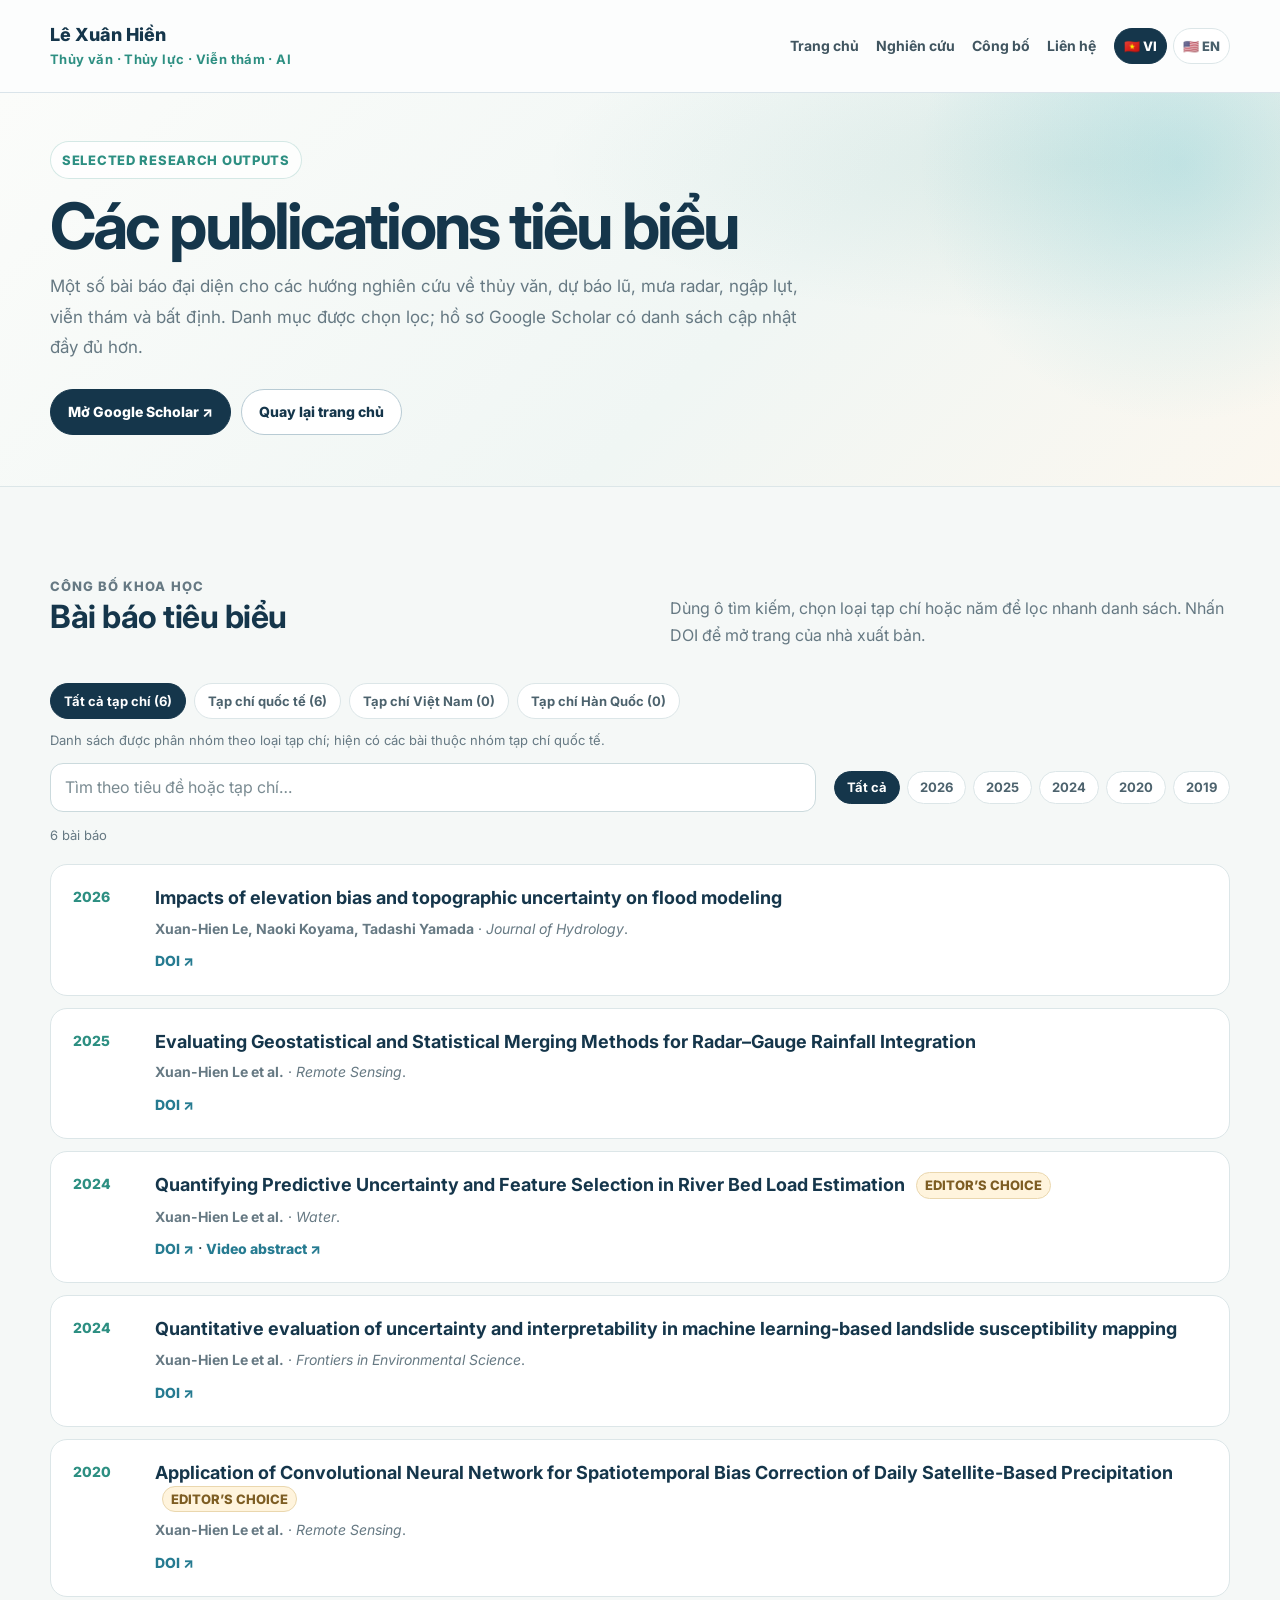
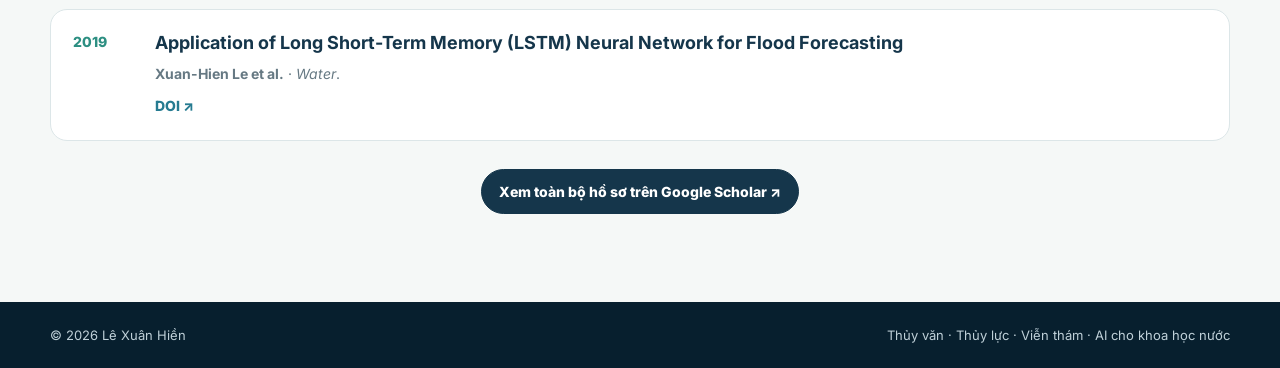
<file: publications.html>
<!doctype html>
<html lang="vi">
<head>
  <meta charset="utf-8">
  <meta name="viewport" content="width=device-width,initial-scale=1">
  <meta name="description" content="Các công bố khoa học tiêu biểu của Lê Xuân Hiền trong thủy văn, mưa radar, ngập lụt, viễn thám và AI.">
  <meta name="author" content="Lê Xuân Hiền">
  <meta name="theme-color" content="#15364b">
  <title>Công bố tiêu biểu | Lê Xuân Hiền</title>
  <link rel="preconnect" href="https://fonts.googleapis.com">
  <link rel="preconnect" href="https://fonts.gstatic.com" crossorigin>
  <link href="https://fonts.googleapis.com/css2?family=Inter:wght@400;500;600;700;800&display=swap" rel="stylesheet">
  <link rel="stylesheet" href="styles.css?v=20261117-3">
  <style>.publications-hero{padding:48px 0 36px}.publication-actions{display:flex;justify-content:center;flex-wrap:wrap;gap:10px}.publication-actions .button{margin:0}.publications-intro{max-width:760px;color:var(--muted)}.pub-list{margin-top:16px}</style>
</head>
<body>
<header class="site-header">
  <div class="container nav-wrap">
    <a class="brand" href="./#top">Lê Xuân Hiền<small>Thủy văn · Thủy lực · Viễn thám · AI</small></a>
    <button class="nav-toggle" aria-label="Mở menu" aria-expanded="false">Menu</button>
    <nav class="nav" aria-label="Điều hướng chính">
      <a href="./#top">Trang chủ</a><a href="./#research">Nghiên cứu</a><a href="./#publications">Công bố</a><a href="./#contact">Liên hệ</a>
    </nav>
    <div class="langbar" aria-label="Ngôn ngữ"><a class="active" href="./publications.html" aria-current="page">🇻🇳 VI</a><a href="en/publications.html">🇺🇸 EN</a></div>
  </div>
</header>
<main id="top">
  <section class="hero publications-hero">
    <div class="container">
      <p class="eyebrow">Selected research outputs</p>
      <h1>Các publications tiêu biểu</h1>
      <p class="hero-copy publications-intro">Một số bài báo đại diện cho các hướng nghiên cứu về thủy văn, dự báo lũ, mưa radar, ngập lụt, viễn thám và bất định. Danh mục được chọn lọc; hồ sơ Google Scholar có danh sách cập nhật đầy đủ hơn.</p>
      <div class="actions"><a class="button primary" href="https://scholar.google.com/citations?user=APNFD3cAAAAJ" target="_blank" rel="noopener">Mở Google Scholar ↗</a><a class="button" href="./#publications">Quay lại trang chủ</a></div>
    </div>
  </section>
  <section id="publication-list" class="section alt">
    <div class="container">
      <div class="section-heading"><div><p class="section-kicker">Công bố khoa học</p><h2>Bài báo tiêu biểu</h2></div><p>Dùng ô tìm kiếm, chọn loại tạp chí hoặc năm để lọc nhanh danh sách. Nhấn DOI để mở trang của nhà xuất bản.</p></div>
      <div class="publication-tools">
        <label class="publication-search"><span class="sr-only">Tìm trong công bố</span><input type="search" data-publication-search placeholder="Tìm theo tiêu đề hoặc tạp chí…" autocomplete="off"></label>
        <div class="year-filters" data-auto-years role="group" aria-label="Lọc công bố theo năm">
          <button type="button" class="is-active" data-year-filter="all" aria-pressed="true">Tất cả</button>
          </div>
        <p class="publication-count" data-publication-count data-single="1 bài báo" data-plural="{n} bài báo" aria-live="polite">6 bài báo</p>
      </div>
      <p class="publication-empty" data-publication-empty hidden>Không tìm thấy bài báo phù hợp.</p>
      <div class="pub-list" data-publications>
        </div>
      <div class="center"><a class="button primary" href="https://scholar.google.com/citations?user=APNFD3cAAAAJ" target="_blank" rel="noopener">Xem toàn bộ hồ sơ trên Google Scholar ↗</a></div>
    </div>
  </section>
</main>
<footer><div class="container footer-wrap"><span>© <span id="year"></span> Lê Xuân Hiền</span><span>Thủy văn · Thủy lực · Viễn thám · AI cho khoa học nước</span></div></footer>
<button class="back-to-top" type="button" aria-label="Lên đầu trang" aria-hidden="true" tabindex="-1">↑</button>
<script src="publications.js?v=20261117-3"></script>
<script src="script.js?v=20261117-3"></script>
</body>
</html>
</file>
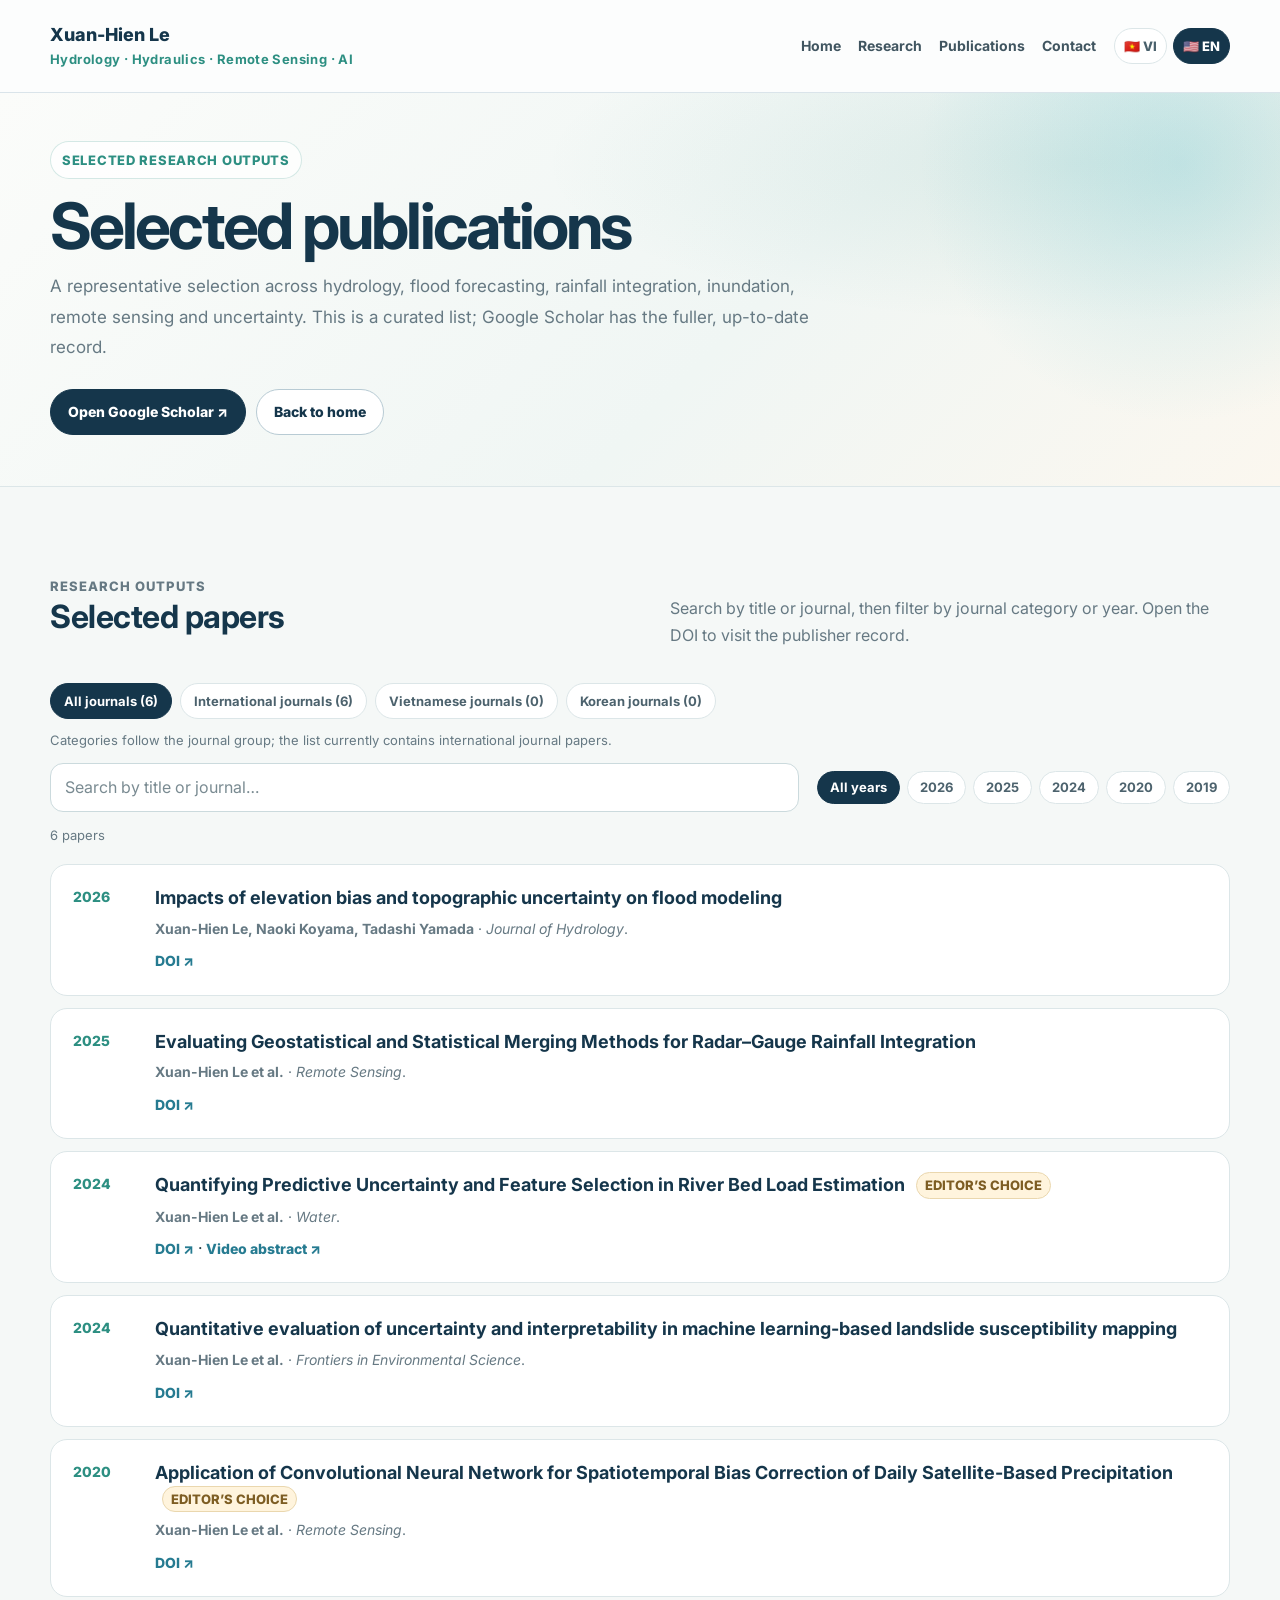
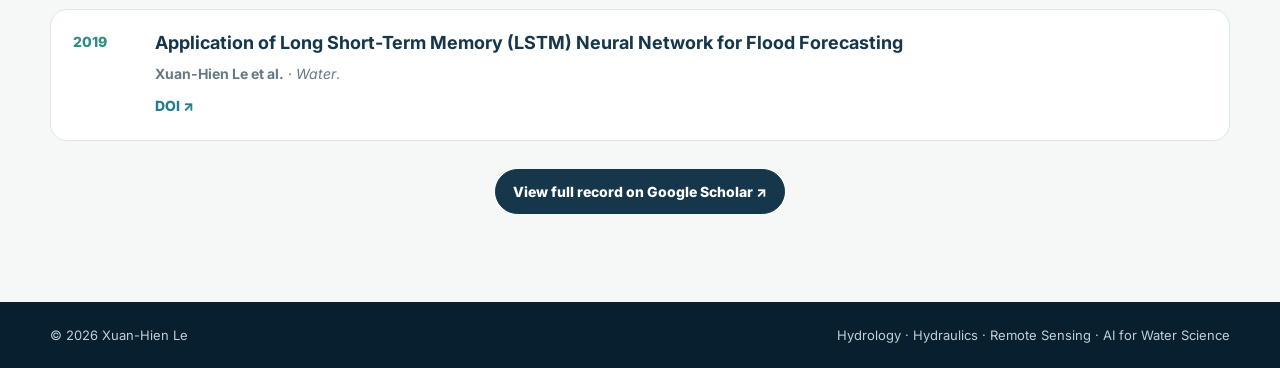
<file: en/publications.html>
<!doctype html>
<html lang="en">
<head>
  <meta charset="utf-8">
  <meta name="viewport" content="width=device-width,initial-scale=1">
  <meta name="description" content="Selected publications by Xuan-Hien Le in hydrology, flood forecasting, rainfall, remote sensing and uncertainty.">
  <meta name="author" content="Xuan-Hien Le">
  <meta name="theme-color" content="#15364b">
  <title>Selected Publications | Xuan-Hien Le</title>
  <link rel="preconnect" href="https://fonts.googleapis.com">
  <link rel="preconnect" href="https://fonts.gstatic.com" crossorigin>
  <link href="https://fonts.googleapis.com/css2?family=Inter:wght@400;500;600;700;800&display=swap" rel="stylesheet">
  <link rel="stylesheet" href="../styles.css?v=20261117-3">
  <style>.publications-hero{padding:48px 0 36px}.publication-actions{display:flex;justify-content:center;flex-wrap:wrap;gap:10px}.publication-actions .button{margin:0}.publications-intro{max-width:760px;color:var(--muted)}.pub-list{margin-top:16px}</style>
</head>
<body>
<header class="site-header">
  <div class="container nav-wrap">
    <a class="brand" href="../#top">Xuan-Hien Le<small>Hydrology · Hydraulics · Remote Sensing · AI</small></a>
    <button class="nav-toggle" aria-label="Open menu" aria-expanded="false">Menu</button>
    <nav class="nav" aria-label="Primary navigation">
      <a href="../#top">Home</a><a href="../#research">Research</a><a href="../#publications">Publications</a><a href="../#contact">Contact</a>
    </nav>
    <div class="langbar" aria-label="Language"><a href="../publications.html">🇻🇳 VI</a><a class="active" href="./publications.html" aria-current="page">🇺🇸 EN</a></div>
  </div>
</header>
<main id="top">
  <section class="hero publications-hero">
    <div class="container">
      <p class="eyebrow">Selected research outputs</p>
      <h1>Selected publications</h1>
      <p class="hero-copy publications-intro">A representative selection across hydrology, flood forecasting, rainfall integration, inundation, remote sensing and uncertainty. This is a curated list; Google Scholar has the fuller, up-to-date record.</p>
      <div class="actions"><a class="button primary" href="https://scholar.google.com/citations?user=APNFD3cAAAAJ" target="_blank" rel="noopener">Open Google Scholar ↗</a><a class="button" href="../#publications">Back to home</a></div>
    </div>
  </section>
  <section id="publication-list" class="section alt">
    <div class="container">
      <div class="section-heading"><div><p class="section-kicker">Research outputs</p><h2>Selected papers</h2></div><p>Search by title or journal, then filter by journal category or year. Open the DOI to visit the publisher record.</p></div>
      <div class="publication-tools">
        <label class="publication-search"><span class="sr-only">Search publications</span><input type="search" data-publication-search placeholder="Search by title or journal…" autocomplete="off"></label>
        <div class="year-filters" data-auto-years role="group" aria-label="Filter publications by year">
          <button type="button" class="is-active" data-year-filter="all" aria-pressed="true">All years</button>
          </div>
        <p class="publication-count" data-publication-count data-single="1 paper" data-plural="{n} papers" aria-live="polite">6 papers</p>
      </div>
      <p class="publication-empty" data-publication-empty hidden>No matching papers found.</p>
      <div class="pub-list" data-publications>
        </div>
      <div class="center"><a class="button primary" href="https://scholar.google.com/citations?user=APNFD3cAAAAJ" target="_blank" rel="noopener">View full record on Google Scholar ↗</a></div>
    </div>
  </section>
</main>
<footer><div class="container footer-wrap"><span>© <span id="year"></span> Xuan-Hien Le</span><span>Hydrology · Hydraulics · Remote Sensing · AI for Water Science</span></div></footer>
<button class="back-to-top" type="button" aria-label="Back to top" aria-hidden="true" tabindex="-1">↑</button>
<script src="../publications.js?v=20261117-3"></script>
<script src="../script.js?v=20261117-3"></script>
</body>
</html>
</file>
<file: styles.css>
:root{
  --navy:#12344d;
  --blue:#247ba0;
  --teal:#2a9d8f;
  --cyan:#67c6d4;
  --gold:#c49a52;
  --coral:#d97962;
  --ink:#263740;
  --muted:#667782;
  --line:#d8e3e9;
  --ice:#f3f8fa;
  --mint:#eef8f5;
  --sand:#fbf6ed;
  --rose:#fdf2ef;
  --white:#ffffff;
  --max:1180px;
  --radius:22px;
  --shadow:0 18px 46px rgba(18,52,77,.08);
  --text-xs:13px;
  --text-sm:14px;
  --text-base:16px;
  --text-title:20px;
  --text-section:32px;
  --text-hero:48px;
}
*{box-sizing:border-box}
html{scroll-behavior:smooth;scroll-padding-top:102px}
body{margin:0;font-family:Inter,system-ui,-apple-system,BlinkMacSystemFont,"Segoe UI",sans-serif;font-size:var(--text-base);line-height:1.7;color:var(--ink);background:#fcfdfd}
a{color:var(--blue);text-decoration:none}a:hover{color:var(--navy)}
img{max-width:100%}.container{width:min(var(--max),calc(100% - 44px));margin:auto}
.site-header{position:sticky;top:0;z-index:60;background:rgba(252,253,253,.95);backdrop-filter:blur(18px);border-bottom:1px solid rgba(216,227,233,.9)}
.nav-wrap{min-height:92px;display:flex;align-items:center;gap:18px}.brand{display:flex;flex-direction:column;justify-content:center;min-width:max-content;color:var(--navy);font-size:18px;font-weight:800;line-height:1.15}.brand small{margin-top:6px;color:var(--teal);font-size:var(--text-xs);font-weight:700;letter-spacing:.03em;text-transform:none}.nav{display:flex;gap:17px;align-items:center;margin-left:auto}.nav a{font-size:var(--text-sm);font-weight:700;color:#405560}.nav a:hover{color:var(--blue)}.nav-toggle{display:none;border:1px solid var(--line);background:white;color:var(--navy);font-size:var(--text-sm);font-weight:700;border-radius:10px;padding:8px 11px}
.langbar{display:flex;gap:6px;align-items:center;white-space:nowrap}.langbar a{display:inline-flex;align-items:center;gap:4px;border:1px solid var(--line);border-radius:999px;background:white;padding:6px 9px;font-size:var(--text-xs);font-weight:800;color:#49606b}.langbar a.active{background:var(--navy);border-color:var(--navy);color:white}
.hero{position:relative;overflow:hidden;padding:84px 0 74px;background:linear-gradient(135deg,#f8fbfc 0%,#eef7f8 52%,#fbf7ef 100%);border-bottom:1px solid var(--line)}
.hero:before{content:"";position:absolute;width:540px;height:540px;right:-170px;top:-200px;border-radius:50%;background:radial-gradient(circle,rgba(103,198,212,.28),rgba(103,198,212,0) 68%)}
.hero-grid{position:relative;display:grid;grid-template-columns:1.42fr .68fr;gap:68px;align-items:center}
.eyebrow,.section-kicker,.meta,.visual-label,.card-number,.story-label{font-size:var(--text-xs);font-weight:800;letter-spacing:.08em;text-transform:uppercase}
.eyebrow,.section-kicker,.visual-label{color:var(--teal)}
h1,h2,h3{margin-top:0;color:var(--navy);line-height:1.25}h1{font-size:var(--text-hero);letter-spacing:-.025em;margin-bottom:12px}h2{font-size:var(--text-section);letter-spacing:-.015em;margin-bottom:12px}h3{font-size:var(--text-title);margin-bottom:8px}p{margin-top:0}.lead{font-size:18px;line-height:1.65;color:#415965}.hero-titleline{font-size:var(--text-title);font-weight:800;color:var(--navy);margin-bottom:10px}.hero-role{font-size:var(--text-base);font-weight:650;color:#4c626d}.hero-copy{max-width:780px;color:#536975}.hero-note{margin-top:18px;max-width:780px;padding:16px 18px;border-left:4px solid var(--teal);border-radius:0 14px 14px 0;background:rgba(255,255,255,.75);color:#455d68}
.actions,.profile-links{display:flex;gap:10px;flex-wrap:wrap}.actions{margin:26px 0 15px}.profile-links{gap:18px;font-size:var(--text-sm);font-weight:700}.button{display:inline-flex;align-items:center;justify-content:center;border:1px solid #b8cbd4;border-radius:999px;background:white;padding:10px 17px;color:var(--navy);font-size:var(--text-sm);font-weight:800;transition:.18s ease}.button.primary{background:var(--navy);border-color:var(--navy);color:white}.button:hover{transform:translateY(-2px);box-shadow:0 10px 25px rgba(18,52,77,.10)}
.highlight-strip{display:grid;grid-template-columns:repeat(3,1fr);gap:12px;margin-top:24px}.highlight{padding:16px 17px;border:1px solid var(--line);border-radius:16px;background:rgba(255,255,255,.82)}.highlight strong{display:block;font-size:16px;color:var(--navy);margin-bottom:2px}.highlight span{font-size:var(--text-sm);color:var(--muted)}
.profile-card,.card,.achievement,.research-visual,.story-card,.editorial-box,.topic-card{background:white;border:1px solid var(--line);border-radius:var(--radius);overflow:hidden}.profile-card{box-shadow:var(--shadow)}.profile-card:before{content:"";display:block;height:5px;background:linear-gradient(90deg,var(--blue),var(--teal),var(--gold),var(--coral))}.avatar{width:100%;aspect-ratio:1/1.03;object-fit:cover;display:block;background:#e4edf1}.profile-card-body{padding:22px}.profile-label{font-size:var(--text-sm);font-weight:800;color:#3e5864}.status-dot{display:inline-block;width:8px;height:8px;border-radius:50%;background:#2f9d67;margin-right:8px}.profile-card dl{margin:16px 0 0}.profile-card dl>div{padding:11px 0;border-top:1px solid var(--line)}.profile-card dt{font-size:var(--text-xs);font-weight:800;text-transform:uppercase;color:var(--muted)}.profile-card dd{margin:2px 0 0;font-size:var(--text-sm);font-weight:700;color:#324b57}
.section{padding:78px 0}.section.alt{background:var(--ice)}.section.mint{background:var(--mint)}.section.sand{background:var(--sand)}.section.rose{background:var(--rose)}.section-heading{display:flex;justify-content:space-between;gap:48px;align-items:end;margin-bottom:30px}.section-heading p{max-width:560px;color:var(--muted);margin-bottom:0}.about-grid{display:grid;grid-template-columns:1.45fr .55fr;gap:58px;align-items:start}.about-note{border-left:4px solid var(--gold);padding:4px 0 4px 20px;color:#506571}.about-note strong{display:block;color:var(--navy);margin-bottom:6px}
.research-map{margin-top:28px;background:white;border:1px solid var(--line);border-radius:var(--radius);overflow:hidden}.research-map img{display:block;width:100%}.cards{display:grid;grid-template-columns:repeat(3,1fr);gap:16px}.card{padding:24px;box-shadow:none;position:relative;transition:.18s ease}.card:before{content:"";position:absolute;left:0;right:0;top:0;height:4px;background:var(--blue)}.card:nth-child(2):before{background:var(--teal)}.card:nth-child(3):before{background:var(--cyan)}.card:nth-child(4):before{background:var(--gold)}.card:nth-child(5):before{background:var(--coral)}.card:hover{transform:translateY(-3px);box-shadow:0 14px 34px rgba(18,52,77,.07)}.card-number{color:var(--teal)}.card p{color:#586c77;margin-bottom:0}.tags{display:flex;gap:7px;flex-wrap:wrap;margin-top:14px}.tags span{font-size:var(--text-xs);padding:5px 9px;border:1px solid var(--line);border-radius:999px;background:#fbfdfe;color:#4e626e;font-weight:700}
.focus-grid{display:grid;grid-template-columns:1fr 1fr;gap:18px;margin-top:24px}.focus-card{padding:0;border:1px solid var(--line);border-radius:var(--radius);background:white;overflow:hidden}.focus-card img{display:block;width:100%;background:#f7fbfc}.focus-card .body{padding:22px}.focus-card p{color:var(--muted);margin-bottom:12px}.focus-card a{font-size:var(--text-sm);font-weight:800}
.visual-story{margin-top:22px;display:grid;grid-template-columns:1fr 1fr;gap:18px}.research-visual{margin:0}.research-visual img{width:100%;height:300px;object-fit:contain;background:#f6fafc;padding:12px;display:block}.research-visual figcaption{padding:20px;border-top:1px solid var(--line)}.research-visual p{font-size:var(--text-sm);color:var(--muted)}.research-visual a{font-size:var(--text-sm);font-weight:800}
.achievements{display:grid;grid-template-columns:repeat(2,1fr);gap:16px}.achievement{padding:24px;display:grid;grid-template-columns:46px 1fr;gap:15px}.achievement-icon{width:46px;height:46px;border-radius:13px;display:grid;place-items:center;background:#eaf4f8;color:var(--navy);font-weight:800}.achievement:nth-child(2) .achievement-icon{background:#fff4dd;color:#8a652b}.achievement:nth-child(3) .achievement-icon{background:#eaf7f3;color:#237c70}.achievement:nth-child(4) .achievement-icon{background:#fcece7;color:#9a4f3d}.achievement p{font-size:var(--text-sm);color:var(--muted);margin-bottom:10px}.achievement .meta{color:var(--gold);margin-bottom:4px}.achievement-links{display:flex;flex-wrap:wrap;gap:12px}.achievement-links a{font-size:var(--text-sm);font-weight:800}.badge{display:inline-block;margin-left:7px;padding:3px 8px;border-radius:999px;background:#fff4dd;border:1px solid #ead7ae;color:#7d5d23;font-size:var(--text-xs);font-weight:800;text-transform:uppercase;vertical-align:1px}
.pub-list{border-top:1px solid var(--line)}.publication{display:grid;grid-template-columns:72px 1fr;gap:26px;padding:24px 0;border-bottom:1px solid var(--line)}.pub-year{font-size:var(--text-sm);font-weight:800;color:var(--teal)}.publication h3{margin-bottom:6px}.publication p{font-size:var(--text-sm);color:var(--muted);margin-bottom:7px}.publication a{font-size:var(--text-sm);font-weight:800}.center{text-align:center;margin-top:28px}
.story-grid{display:grid;grid-template-columns:repeat(2,1fr);gap:18px}.story-card{position:relative}.story-card img{width:100%;height:290px;object-fit:contain;background:#f7fafb;padding:10px;display:block}.story-card .body{padding:22px}.story-card:nth-child(1){border-top:5px solid var(--cyan)}.story-card:nth-child(2){border-top:5px solid var(--gold)}.story-card:nth-child(3){border-top:5px solid var(--teal)}.story-card:nth-child(4){border-top:5px solid var(--coral)}.story-card:nth-child(5){border-top:5px solid var(--blue)}.story-card:nth-child(6){border-top:5px solid #8874b5}.story-label{color:var(--coral)}.story-card p{color:var(--muted);margin-bottom:12px}.story-card a{font-size:var(--text-sm);font-weight:800}
.editorial-row{display:grid;grid-template-columns:1fr 1fr;gap:18px}.editorial-box{padding:26px;color:white;background:linear-gradient(145deg,#0f6470,#269e99)}.editorial-box:nth-child(2){background:linear-gradient(145deg,#12344d,#247ba0)}.editorial-box h3{color:white}.editorial-box p{color:rgba(255,255,255,.87)}.editorial-box a{color:white;font-size:var(--text-sm);font-weight:800}
.tip-row{display:grid;grid-template-columns:repeat(3,1fr);gap:16px}.tip-box{padding:22px;border:1px solid var(--line);border-radius:18px;background:white;border-top:4px solid var(--teal)}.tip-box:nth-child(2){border-top-color:var(--blue)}.tip-box:nth-child(3){border-top-color:var(--gold)}.tip-box p{font-size:var(--text-sm);color:var(--muted);margin-bottom:0}
.contact-section{background:linear-gradient(135deg,#0b2a3f,var(--navy));color:#dce9ef}.contact-section h2,.contact-section .section-kicker{color:white}.contact-grid{display:grid;grid-template-columns:1fr 1fr;gap:70px}.contact-links{border-top:1px solid rgba(255,255,255,.18)}.contact-links a{display:flex;justify-content:space-between;gap:18px;padding:16px 0;border-bottom:1px solid rgba(255,255,255,.18);color:white;font-size:var(--text-sm)}.contact-links span{color:#bad0da}.contact-links strong{text-align:right}footer{background:#071f2e;color:#bfd0d8;font-size:var(--text-xs)}.footer-wrap{display:flex;justify-content:space-between;gap:20px;padding:22px 0}
.reveal{opacity:0;transform:translateY(16px);transition:opacity .55s ease,transform .55s ease}.reveal.visible{opacity:1;transform:none}
@media(max-width:1040px){.nav{gap:11px}.nav a{font-size:var(--text-xs)}.cards{grid-template-columns:repeat(2,1fr)}}
@media(max-width:900px){.nav-wrap{flex-wrap:wrap;padding:11px 0}.nav-toggle{display:block;margin-left:auto}.nav{display:none;order:4;width:100%;flex-direction:column;align-items:flex-start;padding:12px 0}.nav.open{display:flex}.langbar{order:3;width:100%;justify-content:flex-end}.hero{padding:62px 0}.hero-grid,.about-grid,.focus-grid,.visual-story,.contact-grid{grid-template-columns:1fr;gap:34px}.profile-card{max-width:410px}.cards,.achievements,.story-grid,.editorial-row,.tip-row{grid-template-columns:1fr}.section-heading{display:block}.section{padding:62px 0}.publication{grid-template-columns:1fr;gap:4px}}
@media(max-width:560px){:root{--text-section:28px;--text-hero:40px}.container{width:min(var(--max),calc(100% - 28px))}.highlight-strip{grid-template-columns:1fr}.actions .button{width:100%}.research-visual img,.story-card img{height:240px}.footer-wrap{display:block}.achievement{grid-template-columns:1fr}.brand{font-size:17px}.brand small{font-size:12px}}
@media(prefers-reduced-motion:reduce){html{scroll-behavior:auto}.reveal{opacity:1;transform:none;transition:none}.button,.card{transition:none}}

/* Visual refresh: clearer editorial hierarchy, calmer surfaces, and stronger focus states. */
:root{--navy:#15364b;--blue:#267b91;--teal:#2d8f82;--ink:#263b45;--muted:#667983;--line:#dce6e8;--ice:#f5f8f7;--mint:#eff7f3;--sand:#faf7f0;--rose:#fbf4f1;--shadow:0 16px 42px rgba(21,54,75,.075)}
:focus-visible{outline:3px solid #db9a61;outline-offset:3px}
.site-header{transition:box-shadow .2s ease,background-color .2s ease}
.site-header.is-scrolled{box-shadow:0 8px 28px rgba(18,52,77,.08);background:rgba(255,255,255,.97)}
.nav a{position:relative;padding:8px 0;transition:color .18s ease}
.nav a:after{content:"";position:absolute;left:0;right:100%;bottom:2px;height:2px;border-radius:2px;background:var(--teal);transition:right .18s ease}
.nav a:hover:after,.nav a[aria-current="location"]:after{right:0}
.nav a[aria-current="location"]{color:var(--navy)}
.hero{background:radial-gradient(ellipse at 84% 18%,rgba(45,143,130,.11),transparent 35%),linear-gradient(135deg,#fbfcfa 0%,#f0f6f4 58%,#fbf7ef 100%)}
.eyebrow{display:inline-flex;align-items:center;padding:7px 11px;border:1px solid rgba(45,143,130,.2);border-radius:999px;background:rgba(255,255,255,.75);letter-spacing:.055em}
.hero h1{max-width:700px;font-size:clamp(42px,5.5vw,64px);line-height:1.05;letter-spacing:-.045em}
.hero-titleline{max-width:680px;font-size:clamp(20px,2.2vw,25px);line-height:1.35}
.hero-copy{font-size:17px;line-height:1.8}
.hero-note{border-left-color:var(--gold);box-shadow:0 8px 24px rgba(18,52,77,.035)}
.profile-card{border-radius:26px}
.card,.story-card,.achievement,.editorial-box,.profile-card,.tip-box{box-shadow:0 8px 24px rgba(21,54,75,.035)}
.card,.story-card,.achievement,.tip-box{transition:transform .2s ease,box-shadow .2s ease,border-color .2s ease}
.card:hover,.story-card:hover,.achievement:hover,.tip-box:hover{transform:translateY(-3px);box-shadow:0 16px 32px rgba(21,54,75,.09);border-color:#bfd2d3}
.section{padding:88px 0}
.section-heading{margin-bottom:34px}
.section-heading h2{max-width:680px}
.hero-overview .overview-title{font-size:clamp(30px,3.5vw,40px);letter-spacing:-.025em}
.overview-figure{border-radius:24px;box-shadow:0 18px 48px rgba(18,52,77,.09)}
.publication-tools{display:grid;grid-template-columns:minmax(220px,1fr) auto;gap:12px 18px;align-items:center;margin:0 0 18px}
.publication-search{display:block}
.publication-search input{width:100%;min-height:46px;border:1px solid #cbdadd;border-radius:13px;padding:10px 14px;font:inherit;color:var(--ink);background:#fff}
.publication-search input::placeholder{color:#7a8b92}
.year-filters{display:flex;flex-wrap:wrap;gap:7px}
.year-filters button{border:1px solid var(--line);border-radius:999px;background:white;padding:8px 12px;color:#4c626d;font:700 13px/1.2 Inter,system-ui,sans-serif;cursor:pointer;transition:background .15s ease,color .15s ease,border-color .15s ease}
.year-filters button:hover{border-color:var(--teal);color:var(--navy)}
.year-filters button.is-active{background:var(--navy);border-color:var(--navy);color:#fff}
.publication-count{grid-column:1/-1;margin:0;color:var(--muted);font-size:13px}
.pub-list{display:grid;gap:12px;border:0}
.publication{grid-template-columns:64px minmax(0,1fr);gap:18px;margin:0;padding:20px 22px;border:1px solid var(--line);border-radius:17px;background:#fff;transition:transform .18s ease,border-color .18s ease,box-shadow .18s ease}
.publication:hover{transform:translateY(-2px);border-color:#b8cdce;box-shadow:0 12px 28px rgba(21,54,75,.07)}
.publication h3{font-size:18px;line-height:1.42}
.publication[hidden]{display:none}
.publication-empty{padding:18px;border-radius:14px;background:#fff;color:var(--muted)}
.back-to-top{position:fixed;right:22px;bottom:22px;z-index:70;width:48px;height:48px;border:0;border-radius:50%;background:var(--navy);color:#fff;font-size:24px;line-height:1;box-shadow:0 8px 24px rgba(18,52,77,.2);cursor:pointer;opacity:0;transform:translateY(8px);pointer-events:none;transition:opacity .18s ease,transform .18s ease}
.back-to-top.is-visible{opacity:1;transform:none;pointer-events:auto}
@media(max-width:1040px){.nav{gap:13px}.nav a{font-size:12px}}
@media(max-width:900px){.section{padding:68px 0}.section-heading{margin-bottom:26px}.publication-tools{grid-template-columns:1fr}.publication-count{grid-column:auto}.nav a{font-size:15px}.hero-grid{gap:40px}}
@media(max-width:560px){.hero{padding:54px 0 48px}.hero h1{font-size:42px}.hero-copy{font-size:16px}.section{padding:58px 0}.publication{grid-template-columns:1fr;gap:5px;padding:18px}.publication h3{font-size:17px}.year-filters{gap:6px}.year-filters button{padding:8px 10px}.back-to-top{right:14px;bottom:14px}}
@media(prefers-reduced-motion:reduce){.nav a:after,.site-header,.card,.story-card,.achievement,.tip-box,.publication,.back-to-top{transition:none}}

.sr-only{position:absolute!important;width:1px!important;height:1px!important;padding:0!important;margin:-1px!important;overflow:hidden!important;clip:rect(0,0,0,0)!important;white-space:nowrap!important;border:0!important}

/* Publication categories */
.publication-categories{display:flex;grid-column:1/-1;flex-wrap:wrap;gap:8px}
.publication-categories button{border:1px solid var(--line);border-radius:999px;background:#fff;padding:9px 13px;color:#4c626d;font:700 13px/1.25 Inter,system-ui,sans-serif;cursor:pointer;transition:background .15s ease,color .15s ease,border-color .15s ease}
.publication-categories button:hover{border-color:var(--teal);color:var(--navy)}
.publication-categories button.is-active{background:var(--navy);border-color:var(--navy);color:#fff}
.publication-category-note{grid-column:1/-1;margin:0;color:var(--muted);font-size:13px;line-height:1.5}
@media(max-width:560px){.publication-categories{gap:6px}.publication-categories button{padding:8px 10px;font-size:12px}}
</file>
